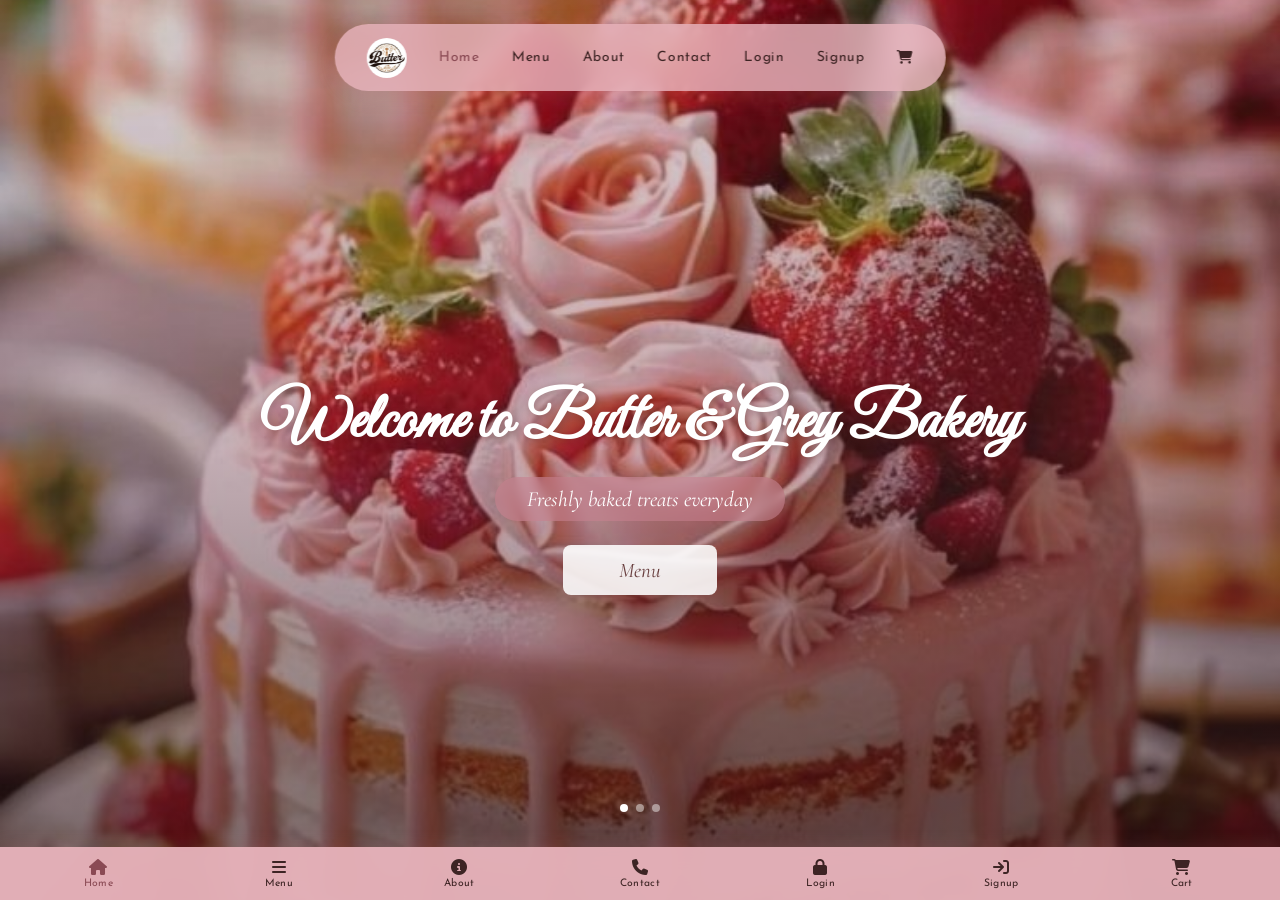
<file: index.html>
<!DOCTYPE html>
<html lang="en">
<head>
  <meta charset="UTF-8" />
  <meta name="viewport" content="width=device-width, initial-scale=1.0" />
  <title>Butter &amp; Grey Bakery</title>
  <link rel="stylesheet" href="css/style.css" />
  <link rel="stylesheet" href="https://cdnjs.cloudflare.com/ajax/libs/font-awesome/6.5.0/css/all.min.css" />
</head>
<body class="page-home">

  <!-- radio inputs drive the CSS-only carousel; must be before .hero in DOM -->
  <input type="radio" class="slide-input" name="slide" id="slide1" checked />
  <input type="radio" class="slide-input" name="slide" id="slide2" />
  <input type="radio" class="slide-input" name="slide" id="slide3" />

  <!-- checkbox drives the mobile nav overlay -->
  <input type="checkbox" class="nav-toggle" id="nav-toggle" />
  <label for="nav-toggle" class="nav-open-btn" aria-label="Open navigation">
    <i class="fa-solid fa-bars"></i>
  </label>

  <nav class="mobile-nav">
    <label for="nav-toggle" class="nav-close-btn" aria-label="Close navigation">
      <i class="fa-solid fa-xmark"></i>
    </label>
    <a href="index.html">Home</a>
    <a href="html/menu.html">Menu</a>
    <a href="html/about.html">About</a>
    <a href="html/contact.html">Contact</a>
    <a href="html/login.html">Login</a>
    <a href="html/signup.html">signup</a>
    <a href="html/shop.html"><i class="fa-solid fa-cart-shopping"></i> Cart</a>
  </nav>

  <section class="hero" id="hero">

    <div class="hero-slides">
      <img class="hero-slide" src="img/tower_cake.jpeg"   alt="Layered tower cake" />
      <img class="hero-slide" src="img/crossaint2.jpeg"   alt="Fresh croissants"   />
      <img class="hero-slide" src="img/whole_cake.jpeg"   alt="Whole celebration cake" />
    </div>

    <div class="hero-overlay"></div>

    <nav class="navbar">
      <a href="index.html" class="navbar-logo" aria-label="Butter &amp; Grey home">
        <img src="img/logo.jpeg" alt="" class="nav-logo-img" />
      </a>
      <a href="index.html" class="active">Home</a>
      <a href="html/menu.html">Menu</a>
      <a href="html/about.html">About</a>
      <a href="html/contact.html">Contact</a>
      <a href="html/login.html">Login</a>
       <a href="html/signup.html">Signup</a>
      <a href="html/shop.html" aria-label="Cart"><i class="fa-solid fa-cart-shopping"></i></a>
    </nav>

    <div class="hero-body">
      <h1 class="script">Welcome to Butter &amp; Grey Bakery</h1>
      <div class="hero-tagline">
        <p>Freshly baked treats everyday</p>
      </div>
      <a href="html/menu.html" class="hero-cta">Menu</a>
    </div>

    <div class="slide-dots">
      <label for="slide1" class="slide-dot"></label>
      <label for="slide2" class="slide-dot"></label>
      <label for="slide3" class="slide-dot"></label>
    </div>

  </section>

  <nav class="tab-bar" aria-label="Quick navigation">
    <a href="index.html" class="active"><i class="fa-solid fa-house"></i><span>Home</span></a>
    <a href="html/menu.html"><i class="fa-solid fa-bars"></i><span>Menu</span></a>
     <a href="html/about.html"><i class="fa-solid fa-circle-info"></i><span>About</span></a>
    <a href="html/contact.html"><i class="fa-solid fa-phone"></i><span>Contact</span></a>
    <a href="html/login.html"><i class="fa-solid fa-lock"></i><span>Login</span></a>
     <a href="html/signup.html"><i class="fa-solid fa-arrow-right-to-bracket"></i><span>Signup</span></a>
    <a href="html/shop.html"><i class="fa-solid fa-cart-shopping"></i><span>Cart</span></a>
  </nav>
</body>
</html>
</file>
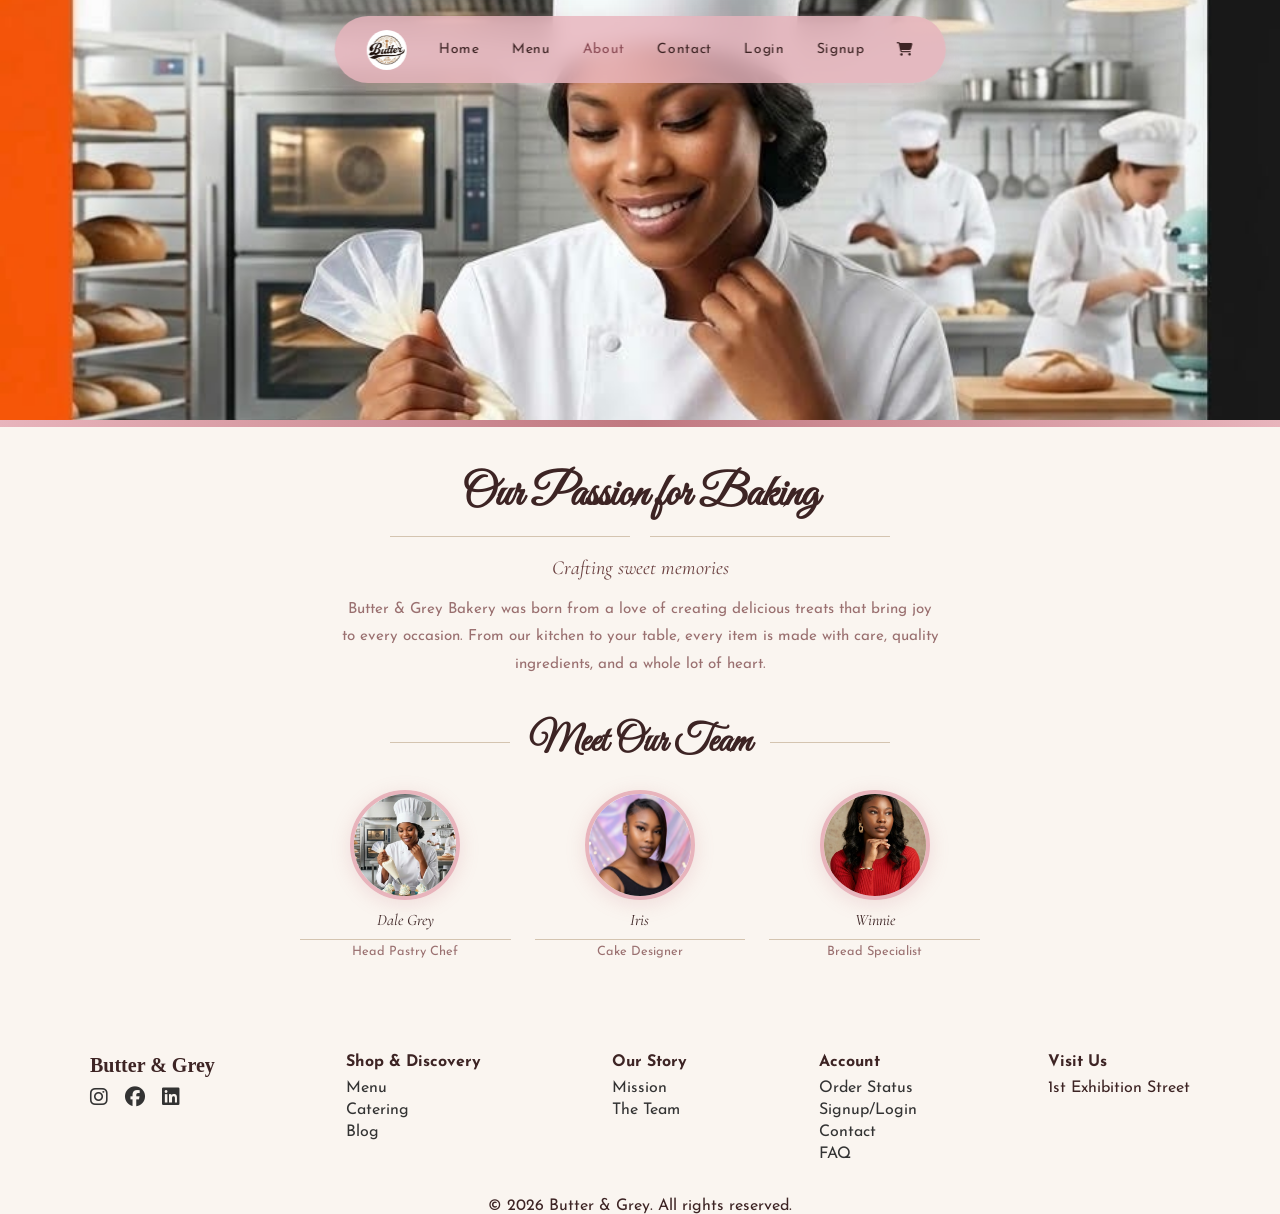
<file: html/about.html>
<!DOCTYPE html>
<html lang="en">
<head>
  <meta charset="UTF-8" />
  <meta name="viewport" content="width=device-width, initial-scale=1.0" />
  <title>About — Butter &amp; Grey Bakery</title>
  <link rel="stylesheet" href="../css/style.css" />
  <link rel="stylesheet" href="https://cdnjs.cloudflare.com/ajax/libs/font-awesome/6.5.0/css/all.min.css" />
</head>
<body class="page-about">

  <input type="checkbox" class="nav-toggle" id="nav-toggle" />
  <label for="nav-toggle" class="nav-open-btn" aria-label="Open navigation">
    <i class="fa-solid fa-bars"></i>
  </label>

  <nav class="mobile-nav">
    <label for="nav-toggle" class="nav-close-btn"><i class="fa-solid fa-xmark"></i></label>
    <a href="../index.html">Home</a>
    <a href="menu.html">Menu</a>
    <a href="about.html" class="active">About</a>
    <a href="contact.html">Contact</a>
    <a href="login.html">Login</a>
    <a href="signup.html">Signup</a>
    <a href="shop.html"><i class="fa-solid fa-cart-shopping"></i> Cart</a>
  </nav>

  <div class="bakery-hero">
    <img src="../img/chef.jpeg" alt="Our bakers at work in the kitchen" />
  </div>

  <div class="hero-stripe"></div>

  <nav class="navbar navbar--fixed" aria-label="Site navigation">
    <a href="../index.html" class="navbar-logo" aria-label="Home">
      <img src="../img/logo.jpeg" alt="" class="nav-logo-img" />
    </a>
    <a href="../index.html">Home</a>
    <a href="menu.html">Menu</a>
    <a href="about.html" class="active">About</a>
    <a href="contact.html">Contact</a>
    <a href="login.html">Login</a>
    <a href="Signup.html">Signup</a>
    <a href="shop.html" aria-label="Cart"><i class="fa-solid fa-cart-shopping"></i></a>
  </nav>

  <div class="about-body">

    <h2 class="section-heading">Our Passion for Baking</h2>
    <div class="ruled-heading"></div>
    <p class="tagline">Crafting sweet memories</p>
    <p class="about-blurb">
      Butter &amp; Grey Bakery was born from a love of creating delicious treats
      that bring joy to every occasion. From our kitchen to your table, every item
      is made with care, quality ingredients, and a whole lot of heart.
    </p>

    <div class="ruled-heading">
      <h2 class="team-heading">Meet Our Team</h2>
    </div>

    <div class="team-grid">
      <div class="team-member">
        <img class="team-photo" src="../img/chef.jpeg"   alt="Dela Grey" />
        <span class="team-name">Dale Grey</span>
        <span class="team-role">Head Pastry Chef</span>
      </div>
      <div class="team-member">
        <img class="team-photo" src="../img/image1.jpeg" alt="Iris" />
        <span class="team-name">Iris</span>
        <span class="team-role">Cake Designer</span>
      </div>
      <div class="team-member">
        <img class="team-photo" src="../img/image2.jpeg" alt="Winnie" />
        <span class="team-name">Winnie</span>
        <span class="team-role">Bread Specialist</span>
      </div>
    </div>

  </div>

  <div class="footer-container">


    <!-- Brand & Socials -->

    <div class="footer-section">

      <h2 class="logo">Butter & Grey</h2>

      <div class="socials">

        <i class="fab fa-instagram"></i>

        <i class="fab fa-facebook"></i>

        <i class="fab fa-linkedin"></i>

      </div>

    </div>



    <!-- Shop & Discovery -->

    <div class="footer-section">

      <h3>Shop & Discovery</h3>

      <ul>

        <li><a href="#">Menu</a></li>

        <li><a href="#">Catering</a></li>

        <li><a href="#">Blog</a></li>

      </ul>

    </div>



    <!-- About -->

    <div class="footer-section">

      <h3>Our Story</h3>

      <ul>

        <li><a href="#">Mission</a></li>

        <li><a href="#">The Team</a></li>

      </ul>

    </div>


    <!-- Account -->

    <div class="footer-section">

      <h3>Account</h3>

      <ul>

        <li><a href="#">Order Status</a></li>

        <li><a href="#">Signup/Login</a></li>

        <li><a href="#">Contact</a></li>

        <li><a href="#">FAQ</a></li>

      </ul>

    </div>


    <!-- Location -->

    <div class="footer-section">

      <h3>Visit Us</h3>

      <p>1st Exhibition Street</p>

    </div>


  </div>


  <div class="copyright">

    <p>© 2026 Butter & Grey. All rights reserved.</p>

  </div>

</footer>

</body>
</html>
</file>
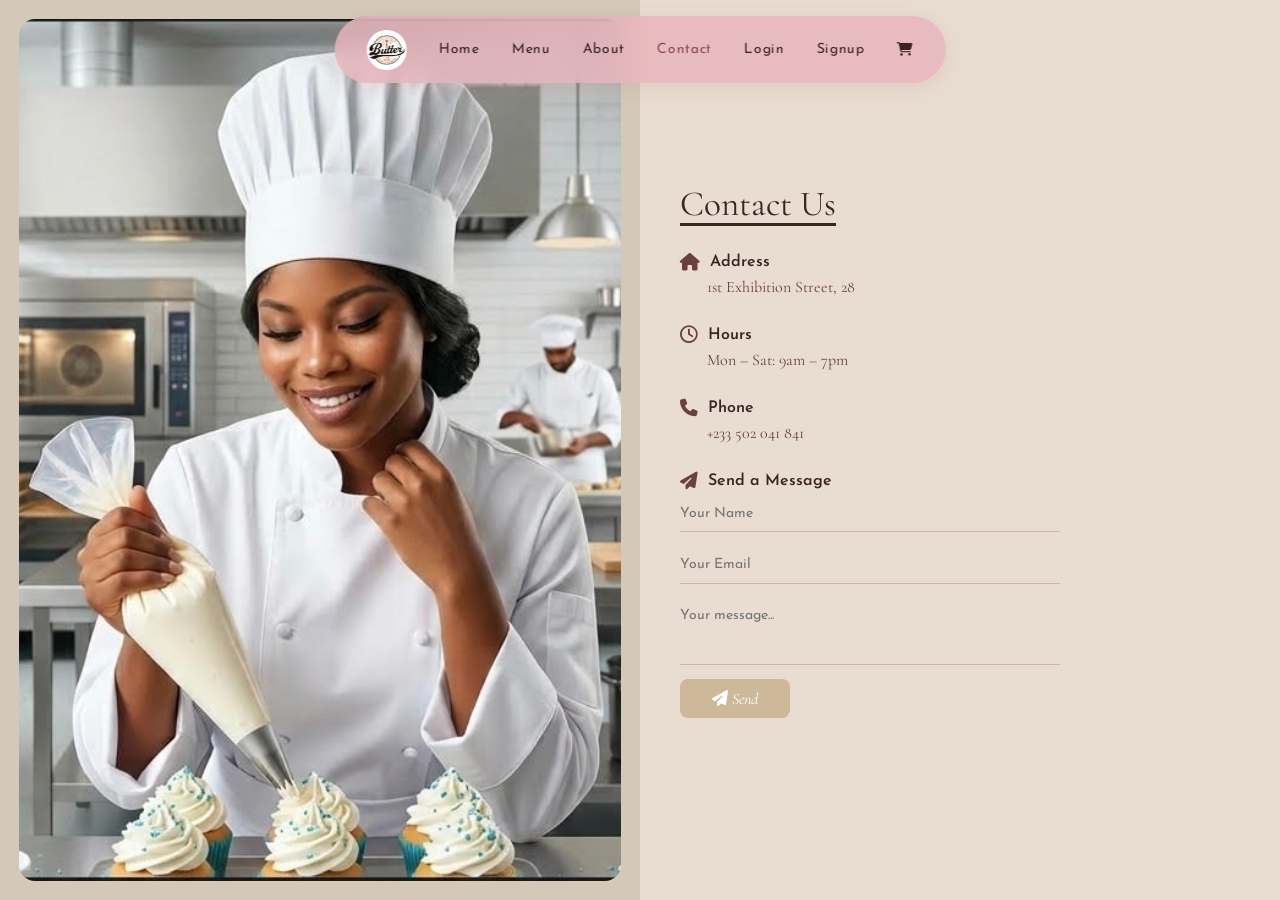
<file: html/contact.html>
<!DOCTYPE html>
<html lang="en">
<head>
  <meta charset="UTF-8" />
  <meta name="viewport" content="width=device-width, initial-scale=1.0" />
  <title>Contact — Butter &amp; Grey Bakery</title>
  <link rel="stylesheet" href="../css/style.css" />
  <link rel="stylesheet" href="https://cdnjs.cloudflare.com/ajax/libs/font-awesome/6.5.0/css/all.min.css" />
</head>
<body class="page-contact">

  <input type="checkbox" class="nav-toggle" id="nav-toggle" />
  <label for="nav-toggle" class="nav-open-btn" aria-label="Open navigation">
    <i class="fa-solid fa-bars"></i>
  </label>

  <nav class="mobile-nav">
    <label for="nav-toggle" class="nav-close-btn"><i class="fa-solid fa-xmark"></i></label>
    <a href="../index.html">Home</a>
    <a href="menu.html">Menu</a>
    <a href="about.html">About</a>
    <a href="contact.html" class="active">Contact</a>
    <a href="login.html">Login</a>
    <a href="signup.html">Signup</a>
    <a href="shop.html"><i class="fa-solid fa-cart-shopping"></i> Cart</a>
  </nav>

  <nav class="navbar navbar--fixed" aria-label="Site navigation">
    <a href="../index.html" class="navbar-logo" aria-label="Home">
      <img src="../img/logo.jpeg" alt="" class="nav-logo-img" />
    </a>
    <a href="../index.html">Home</a>
    <a href="menu.html">Menu</a>
    <a href="about.html">About</a>
    <a href="contact.html" class="active">Contact</a>
    <a href="login.html">Login</a>
    <a href="signup.html">Signup</a>
    <a href="shop.html" aria-label="Cart"><i class="fa-solid fa-cart-shopping"></i></a>
  </nav>

  <div class="split-layout">

    <div class="split-photo" style="background: #d4c9b8;">
      <img src="../img/chef.jpeg" alt="Baker with cupcakes" />
    </div>

    <div class="contact-panel">
      <h2>Contact Us</h2>

      <div class="contact-detail">
        <div class="row"><i class="fa-solid fa-house"></i><span>Address</span></div>
        <p class="info">1st Exhibition Street, 28</p>
      </div>

      <div class="contact-detail">
        <div class="row"><i class="fa-regular fa-clock"></i><span>Hours</span></div>
        <p class="info">Mon &ndash; Sat: 9am &ndash; 7pm</p>
      </div>

      <div class="contact-detail">
        <div class="row"><i class="fa-solid fa-phone"></i><span>Phone</span></div>
        <p class="info">+233 502 041 841</p>
      </div>

      <div class="contact-detail">
        <div class="row"><i class="fa-solid fa-paper-plane"></i><span>Send a Message</span></div>
        <form class="contact-form">
          <input type="text"  id="contact-name"    name="name"    placeholder="Your Name" />
          <input type="email" id="contact-email"   name="email"   placeholder="Your Email" />
          <textarea           id="contact-message" name="message" rows="3" placeholder="Your message..."></textarea>
          <button type="submit" class="btn-send">
            <i class="fa-solid fa-paper-plane"></i> Send
          </button>
        </form>
      </div>

    </div>
  </div>

</body>
</html>
</file>
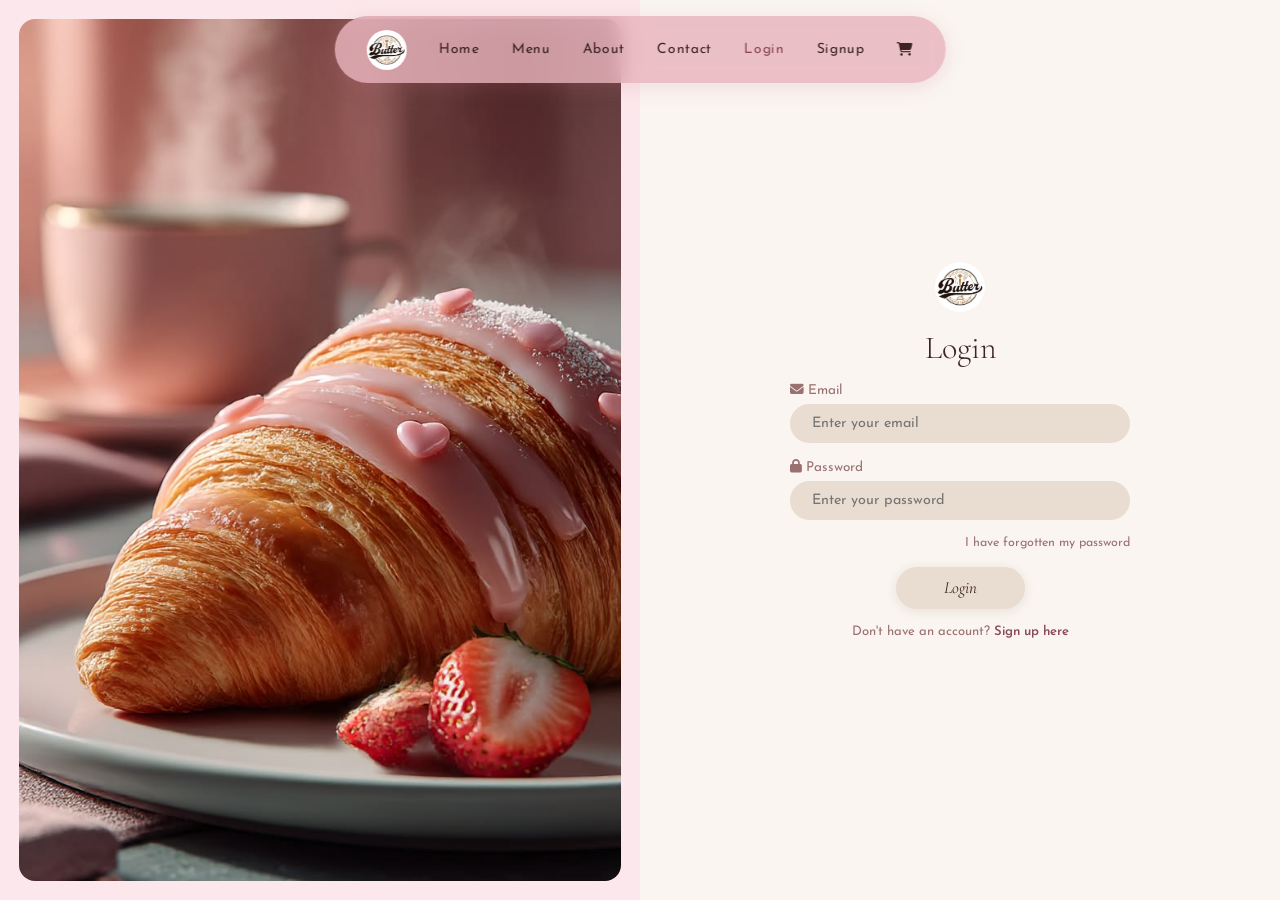
<file: html/login.html>
<!DOCTYPE html>
<html lang="en">
<head>
  <meta charset="UTF-8" />
  <meta name="viewport" content="width=device-width, initial-scale=1.0" />
  <title>Login — Butter &amp; Grey Bakery</title>
  <link rel="stylesheet" href="../css/style.css" />
  <link rel="stylesheet" href="https://cdnjs.cloudflare.com/ajax/libs/font-awesome/6.5.0/css/all.min.css" />
</head>
<body class="page-login">

  <input type="checkbox" class="nav-toggle" id="nav-toggle" />
  <label for="nav-toggle" class="nav-open-btn" aria-label="Open navigation">
    <i class="fa-solid fa-bars"></i>
  </label>

  <nav class="mobile-nav">
    <label for="nav-toggle" class="nav-close-btn"><i class="fa-solid fa-xmark"></i></label>
    <a href="../index.html">Home</a>
    <a href="menu.html">Menu</a>
    <a href="about.html">About</a>
    <a href="contact.html">Contact</a>
    <a href="login.html" class="active">Login</a>
    <a href="signup.html">Signup</a>
    <a href="shop.html"><i class="fa-solid fa-cart-shopping"></i> Cart</a>
  </nav>

  <nav class="navbar navbar--fixed" aria-label="Site navigation">
    <a href="../index.html" class="navbar-logo" aria-label="Home">
      <img src="../img/logo.jpeg" alt="" class="nav-logo-img" />
    </a>
    <a href="../index.html">Home</a>
    <a href="menu.html">Menu</a>
    <a href="about.html">About</a>
    <a href="contact.html">Contact</a>
    <a href="login.html" class="active">Login</a>
    <a href="signup.html">Signup</a>
    <a href="shop.html" aria-label="Cart"><i class="fa-solid fa-cart-shopping"></i></a>
  </nav>

  <div class="split-layout">

    <div class="split-photo">
      <img src="../img/croissant_with_strawberry.jpeg" alt="Pink glazed croissant with strawberries" />
    </div>

    <div class="split-form auth-panel">
      <a href="../index.html">
        <img src="../img/logo.jpeg" alt="Butter &amp; Grey Bakery" class="auth-logo-img" />
      </a>

      <h2>Login</h2>

      <!-- action redirects to home on submit (no JS backend) -->
      <form class="auth-form auth-form--centered" action="../index.html" method="get">
        <div class="field">
          <label for="email"><i class="fa-solid fa-envelope"></i> Email</label>
          <input type="email" id="email" name="email" class="rounded"
                 placeholder="Enter your email" required />
        </div>
        <div class="field">
          <label for="password"><i class="fa-solid fa-lock"></i> Password</label>
          <input type="password" id="password" name="password" class="rounded"
                 placeholder="Enter your password" required />
        </div>
        <span class="forgot-link">I have forgotten my password</span>
        <button type="submit" class="btn-login">Login</button>
      </form>

      <p class="auth-switch">Don't have an account? <a href="signup.html">Sign up here</a></p>
    </div>

  </div>

</body>
</html>
</file>
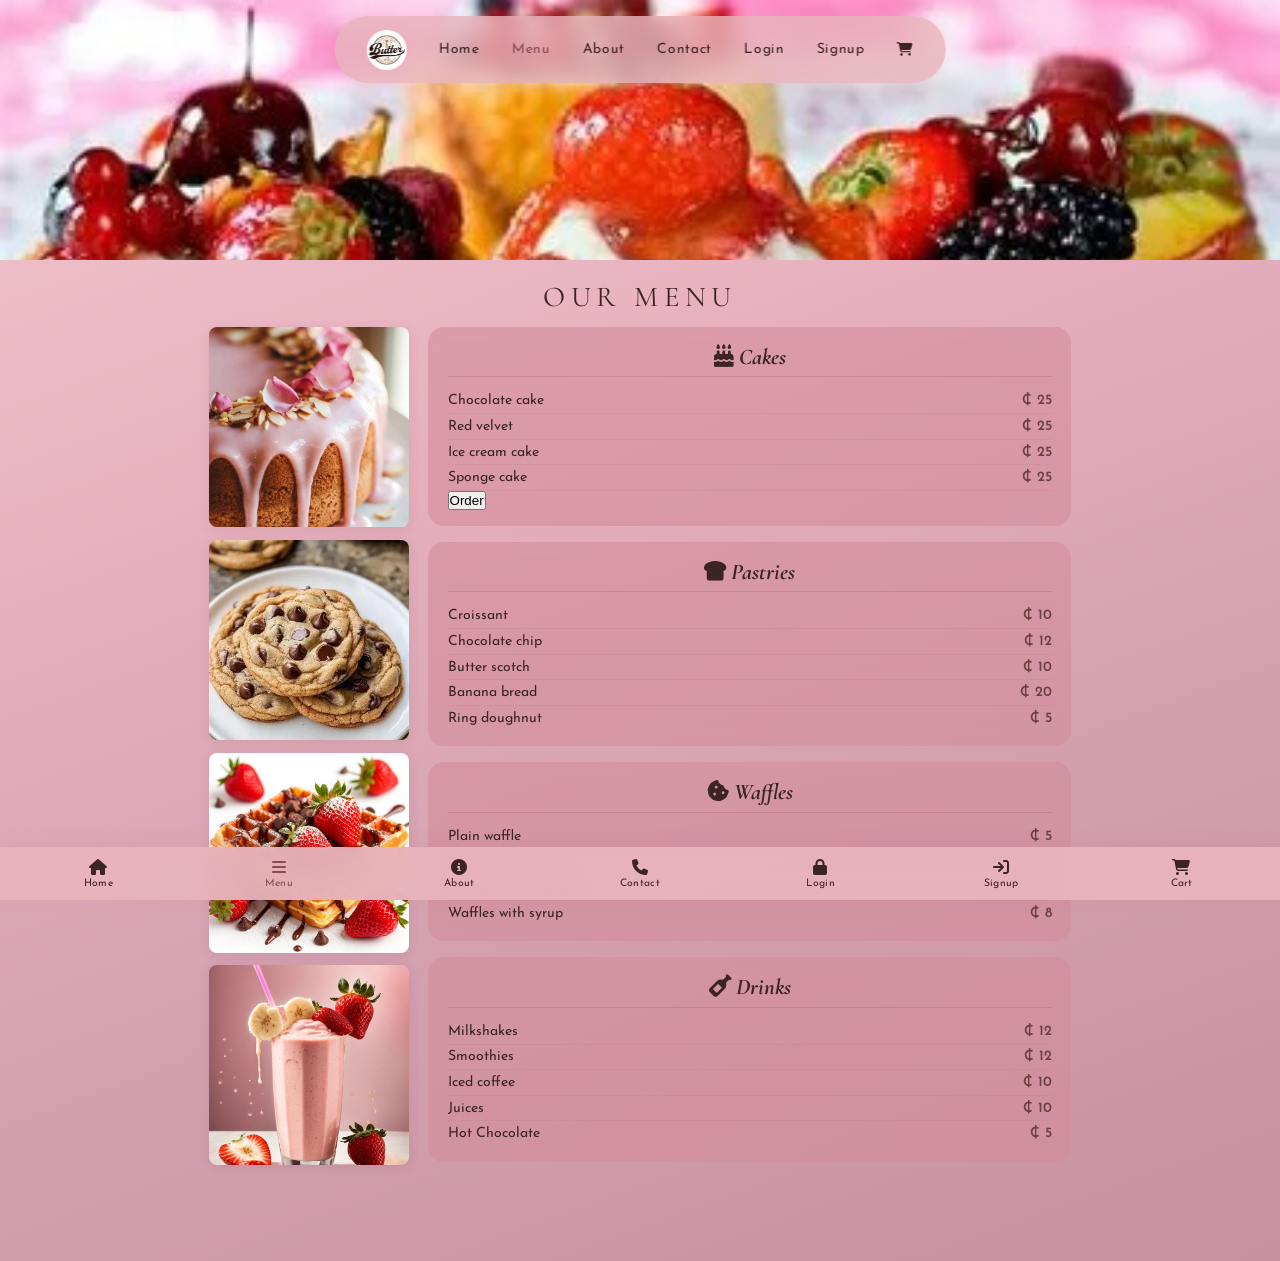
<file: html/menu.html>
<!DOCTYPE html>
<html lang="en">
<head>
  <meta charset="UTF-8" />
  <meta name="viewport" content="width=device-width, initial-scale=1.0" />
  <title>Menu — Butter &amp; Grey Bakery</title>
  <link rel="stylesheet" href="../css/style.css" />
  <link rel="stylesheet" href="https://cdnjs.cloudflare.com/ajax/libs/font-awesome/6.5.0/css/all.min.css" />
</head>
<body class="page-menu">

  <input type="checkbox" class="nav-toggle" id="nav-toggle" />
  <label for="nav-toggle" class="nav-open-btn" aria-label="Open navigation">
    <i class="fa-solid fa-bars"></i>
  </label>

  <nav class="mobile-nav">
    <label for="nav-toggle" class="nav-close-btn"><i class="fa-solid fa-xmark"></i></label>
    <a href="../index.html">Home</a>
    <a href="menu.html" class="active">Menu</a>
    <a href="about.html">About</a>
    <a href="contact.html">Contact</a>
    <a href="login.html">Login</a>
    <a href="signup.html">Signup</a>
    <a href="shop.html"><i class="fa-solid fa-cart-shopping"></i> Cart</a>
  </nav>

  <div class="menu-banner">
    <img src="../img/pancakes.jpeg" alt="Stack of pancakes" />
  </div>

  <nav class="navbar navbar--fixed" aria-label="Site navigation">
    <a href="../index.html" class="navbar-logo" aria-label="Home">
      <img src="../img/logo.jpeg" alt="" class="nav-logo-img" />
    </a>
    <a href="../index.html">Home</a>
    <a href="menu.html" class="active">Menu</a>
    <a href="about.html">About</a>
    <a href="contact.html">Contact</a>
    <a href="login.html">Login</a>
    <a href="signup.html">Signup</a>
    <a href="shop.html" aria-label="Cart"><i class="fa-solid fa-cart-shopping"></i></a>
  </nav>

  <h2 class="menu-title">Our Menu</h2>

  <div class="menu-layout">

    <div class="menu-photos">
      <img src="../img/whole_cake.jpeg" alt="Cakes"    />
      <img src="../img/cookies_on_plate.jpeg" alt="Cookies"    />
      <img src="../img/waffles.jpeg"        alt="Waffles" />
      <img src="../img/Healthy-strawberry-milkshake.jpg"  alt="drinks" />
    </div>

    <div class="menu-sections">

      <div class="menu-section">
        <h3><i class="fa-solid fa-cake-candles"></i> Cakes</h3>
        <div class="menu-row"><span>Chocolate cake</span>  <span class="price">₵ 25</span></div>
        <div class="menu-row"><span>Red velvet</span>      <span class="price">₵ 25</span></div>
        <div class="menu-row"><span>Ice cream cake</span>  <span class="price">₵ 25</span></div>
        <div class="menu-row"><span>Sponge cake</span>     <span class="price">₵ 25</span></div>
        <button onclick="orderitem(Cakes)">Order</button>
      </div>

      <div class="menu-section">
        <h3><i class="fa-solid fa-bread-slice"></i> Pastries</h3>
        <div class="menu-row"><span>Croissant</span>      <span class="price">₵ 10</span></div>
        <div class="menu-row"><span>Chocolate chip</span> <span class="price">₵ 12</span></div>
        <div class="menu-row"><span>Butter scotch</span>  <span class="price">₵ 10</span></div>
        <div class="menu-row"><span>Banana bread</span>   <span class="price">₵ 20</span></div>
        <div class="menu-row"><span>Ring doughnut</span>  <span class="price">₵ 5</span></div>
      </div>

      <div class="menu-section">
<h3><i class="fa-solid fa-cookie-bite"></i> Waffles</h3>
<div class="menu-row"><span>Plain waffle</span> <span class="price">₵ 5</span></div>
<div class="menu-row"><span>Waffles with cream</span> <span class="price">₵ 10</span></div>
<div class="menu-row"><span>Pancakes with syrup</span> <span class="price">₵ 7</span></div>
<div class="menu-row"><span>Waffles with syrup</span> <span class="price">₵ 8</span></div>
</div>


      
  <div class="menu-section">
        <h3><i class="fa-solid fa-wine-bottle"></i> Drinks</h3>
        <div class="menu-row"><span>Milkshakes</span> <span class="price">₵ 12</span></div>
        <div class="menu-row"><span>Smoothies</span> <span class="price">₵ 12</span></div>
        <div class="menu-row"><span>Iced coffee</span>  <span class="price">₵ 10</span></div>
        <div class="menu-row"><span>Juices</span>   <span class="price">₵ 10</span></div>
        <div class="menu-row"><span>Hot Chocolate</span>  <span class="price">₵ 5</span></div>
      </div>
      
 
    </div>
  </div>

  <nav class="tab-bar" aria-label="Quick navigation">
    <a href="../index.html"><i class="fa-solid fa-house"></i><span>Home</span></a>
    <a href="menu.html" class="active"><i class="fa-solid fa-bars"></i><span>Menu</span></a>
    <a href="html/about.html"><i class="fa-solid fa-circle-info"></i><span>About</span></a>
    <a href="contact.html"><i class="fa-solid fa-phone"></i><span>Contact</span></a>
    <a href="login.html"><i class="fa-solid fa-lock"></i><span>Login</span></a>
    <a href="html/signup.html"><i class="fa-solid fa-arrow-right-to-bracket"></i><span>Signup</span></a>
    <a href="shop.html"><i class="fa-solid fa-cart-shopping"></i><span>Cart</span></a>
  </nav>

</body>
</html>
</file>
<file: css/style.css>
/* Butter & Grey Bakery — main stylesheet */

@import url('https://fonts.googleapis.com/css2?family=Great+Vibes&family=Cormorant+Garamond:ital,wght@0,300;0,400;0,600;1,300;1,400&family=Josefin+Sans:wght@300;400;600&display=swap');

:root {
  /* brand accent — the dusky rose running through the whole site */
  --accent-wash:    #fce8ec;  /* backgrounds, hover fills */
  --accent-muted:   #e8b4bc;  /* nav pill, cards, subtle UI */
  --accent:         #d4909a;  /* borders, dividers */
  --accent-strong:  #c07880;  /* hover states */
  --accent-ink:     #8a4a54;  /* active links, focus rings */

  /* neutrals */
  --bg:             #faf5f0;  /* page background */
  --surface-light:  #f2ebe0;
  --surface:        #e8ddd0;  /* input fills, card backgrounds */
  --surface-dark:   #d4c4b0;  /* hover on surfaces */
  --warm-tan:       #cdb99a;  /* send button, accents */

  /* text */
  --text:           #3d2424;  /* body copy */
  --text-secondary: #6a4040;
  --text-muted:     #9a7070;  /* placeholders, helper text */

  --white: #ffffff;

  --shadow-accent: 0 4px 20px rgba(200, 120, 130, 0.2);
  --shadow-soft:   0 2px 12px rgba(80, 40, 40, 0.1);

  --r-card: 16px;
  --r-btn:  8px;
  --r-pill: 50px;
}

*, *::before, *::after { margin: 0; padding: 0; box-sizing: border-box; }
html  { scroll-behavior: smooth; }
body  { font-family: 'Josefin Sans', sans-serif; color: var(--text); background: var(--bg); min-height: 100vh; overflow-x: hidden; }
img   { max-width: 100%; display: block; }
a     { text-decoration: none; color: inherit; }

h1.script {
  font-family: 'Great Vibes', cursive;
  font-size: clamp(1.8rem, 7vw, 4rem);
  color: var(--white);
  text-shadow: 1px 2px 8px rgba(80,30,30,0.4);
  line-height: 1.2;
}

/* mobile nav — hidden checkbox drives the overlay open/close state */
.nav-toggle  { display: none; }

.nav-open-btn {
  display: none;
  position: fixed;
  top: 1rem;
  right: 1rem;
  z-index: 200;
  background: rgba(232, 180, 188, 0.92);
  border-radius: 50%;
  width: 44px;
  height: 44px;
  align-items: center;
  justify-content: center;
  cursor: pointer;
  font-size: 1.1rem;
  color: var(--text);
  box-shadow: var(--shadow-accent);
}

.mobile-nav {
  display: none;
  position: fixed;
  inset: 0;
  background: rgba(252, 232, 236, 0.97);
  backdrop-filter: blur(12px);
  z-index: 150;
  flex-direction: column;
  justify-content: center;
  align-items: center;
  gap: 2.5rem;
}

.nav-toggle:checked ~ .mobile-nav { display: flex; }

.nav-close-btn {
  position: absolute;
  top: 1.2rem;
  right: 1.2rem;
  font-size: 1.5rem;
  color: var(--text);
  cursor: pointer;
}

.mobile-nav a {
  font-family: 'Cormorant Garamond', serif;
  font-size: 2rem;
  font-style: italic;
  color: var(--text);
  transition: color 0.2s;
}

.mobile-nav a:hover { color: var(--accent-ink); }

/* desktop pill navbar */
.navbar {
  display: flex;
  justify-content: center;
  align-items: center;
  gap: 2rem;
  padding: 0.85rem 2rem;
  background: rgba(232, 180, 188, 0.82);
  backdrop-filter: blur(10px);
  -webkit-backdrop-filter: blur(10px);
  border-radius: var(--r-pill);
  width: fit-content;
  max-width: 90%;
  position: absolute;
  top: 0;
  left: 50%;
  transform: translateX(-50%);
  margin-top: 1.5rem;
  z-index: 100;
  box-shadow: var(--shadow-accent);
}

.navbar--fixed {
  position: fixed;
  top: 1rem;
  margin-top: 0;
}

.navbar a {
  color: var(--text);
  font-size: 0.88rem;
  letter-spacing: 0.05em;
  white-space: nowrap;
  transition: color 0.2s;
}

.navbar a:hover,
.navbar a.active { color: var(--accent-ink); }

.nav-logo-img {
  height: 40px;
  width: auto;
  border-radius: 50%;
  object-fit: cover;
}

/* bottom tab bar */
.tab-bar {
  display: flex;
  justify-content: space-around;
  align-items: center;
  padding: 0.7rem 0.5rem;
  background: rgba(232, 180, 188, 0.95);
  backdrop-filter: blur(10px);
  position: fixed;
  bottom: 0;
  left: 0;
  right: 0;
  z-index: 100;
  box-shadow: 0 -2px 15px rgba(200, 120, 130, 0.15);
}

.tab-bar a {
  display: flex;
  flex-direction: column;
  align-items: center;
  gap: 0.2rem;
  color: var(--text);
  font-size: 0.65rem;
  letter-spacing: 0.03em;
  transition: color 0.2s;
  min-width: 40px;
}

.tab-bar a i           { font-size: 1rem; }
.tab-bar a:hover,
.tab-bar a.active      { color: var(--accent-ink); }

/* split layout — used by login, signup, contact */
.split-layout {
  display: grid;
  grid-template-columns: 1fr 1fr;
  min-height: 100vh;
}

.split-photo {
  overflow: hidden;
  padding: 1.2rem;
}

.split-photo img {
  width: 100%;
  height: 100%;
  object-fit: cover;
  border-radius: var(--r-card);
}

.split-form {
  display: flex;
  flex-direction: column;
  justify-content: center;
  align-items: center;
  padding: 3rem 3.5rem;
  gap: 1.5rem;
}

/* auth pages (login + signup) */
body.page-login,
body.page-signup {
  overflow: hidden;
}

body.page-login .split-layout,
body.page-signup .split-layout {
  height: 100vh;
  overflow: hidden;
}

body.page-login .split-photo  { background: var(--accent-wash); }
body.page-signup .split-photo { background: #f0ebe0; }

body.page-login .split-photo img,
body.page-signup .split-photo img { height: 100%; }

.auth-panel {
  height: 100%;
  overflow-y: auto;
  padding: 2rem 3rem;
  gap: 1rem;
}

.auth-panel h2 {
  font-family: 'Cormorant Garamond', serif;
  font-size: clamp(1.4rem, 3vw, 2rem);
  font-weight: 300;
  color: var(--text);
}

.auth-logo-img {
  height: 50px;
  width: auto;
  border-radius: 50%;
  object-fit: cover;
}

.auth-form {
  display: flex;
  flex-direction: column;
  gap: 1.1rem;
  width: 100%;
  max-width: 340px;
}

.auth-form--centered { align-items: center; }

.field { width: 100%; }

.field label {
  display: block;
  margin-bottom: 0.4rem;
  font-size: 0.85rem;
  color: var(--text-muted);
}

.field input.underline {
  width: 100%;
  padding: 0.6rem 0;
  border: none;
  border-bottom: 1.5px solid var(--accent);
  background: transparent;
  font-family: 'Josefin Sans', sans-serif;
  font-size: 0.9rem;
  color: var(--text);
  outline: none;
  transition: border-color 0.25s;
}

.field input.underline:focus { border-bottom-color: var(--accent-ink); }

.field input.rounded {
  width: 100%;
  padding: 0.75rem 1.4rem;
  border: none;
  border-radius: var(--r-pill);
  background: var(--surface);
  font-family: 'Josefin Sans', sans-serif;
  font-size: 0.9rem;
  color: var(--text);
  outline: none;
  transition: background 0.25s;
}

.field input.rounded:focus { background: var(--surface-dark); }

.forgot-link {
  font-size: 0.78rem;
  color: var(--text-muted);
  align-self: flex-end;
  cursor: pointer;
  transition: color 0.2s;
}

.forgot-link:hover { color: var(--accent-ink); }

.btn-login {
  background: var(--surface);
  color: var(--text);
  border-radius: var(--r-pill);
  padding: 0.65rem 3rem;
  font-family: 'Cormorant Garamond', serif;
  font-style: italic;
  font-size: 1.05rem;
  border: none;
  cursor: pointer;
  transition: background 0.25s, transform 0.25s;
  box-shadow: var(--shadow-soft);
}

.btn-login:hover { background: var(--surface-dark); transform: translateY(-2px); }

.btn-signup {
  background: #f5f0c0;
  color: var(--text);
  border: none;
  border-radius: var(--r-btn);
  padding: 0.65rem 2.5rem;
  font-family: 'Cormorant Garamond', serif;
  font-style: italic;
  font-size: 1.05rem;
  cursor: pointer;
  transition: background 0.25s, transform 0.25s;
}

.btn-signup:hover { background: #e8e0a0; transform: translateY(-2px); }

.auth-switch { font-size: 0.82rem; color: var(--text-muted); }
.auth-switch a { color: var(--accent-ink); font-weight: 600; }

/* contact page */
body.page-contact { background: var(--surface); }

.contact-panel {
  background: #e8ddd0;
  padding: 3rem 2.5rem;
  display: flex;
  flex-direction: column;
  justify-content: center;
  gap: 1.8rem;
}

.contact-panel h2 {
  font-family: 'Cormorant Garamond', serif;
  font-size: clamp(1.6rem, 4vw, 2.2rem);
  font-weight: 400;
  color: var(--text);
  text-decoration: underline;
  text-underline-offset: 8px;
}

.contact-detail { display: flex; flex-direction: column; gap: 0.4rem; }

.contact-detail .row {
  display: flex;
  align-items: center;
  gap: 0.6rem;
  font-size: 1rem;
  font-weight: 600;
  color: var(--text);
}

.contact-detail .row i { font-size: 1.1rem; color: var(--text-secondary); }

.contact-detail .info {
  font-family: 'Cormorant Garamond', serif;
  font-size: 1rem;
  color: var(--text-secondary);
  padding-left: 1.7rem;
}

.contact-form {
  display: flex;
  flex-direction: column;
  gap: 0.9rem;
  width: 100%;
  max-width: 380px;
}

.contact-form input,
.contact-form textarea {
  width: 100%;
  padding: 0.65rem 0;
  border: none;
  border-bottom: 1.5px solid var(--warm-tan);
  background: transparent;
  font-family: 'Josefin Sans', sans-serif;
  font-size: 0.88rem;
  color: var(--text);
  outline: none;
  resize: none;
  transition: border-color 0.25s;
}

.contact-form input:focus,
.contact-form textarea:focus { border-bottom-color: var(--text-secondary); }

.btn-send {
  align-self: flex-start;
  background: var(--warm-tan);
  color: var(--white);
  border: none;
  border-radius: var(--r-btn);
  padding: 0.6rem 2rem;
  font-family: 'Cormorant Garamond', serif;
  font-style: italic;
  font-size: 1rem;
  cursor: pointer;
  transition: background 0.25s, transform 0.25s;
}

.btn-send:hover { background: var(--text-secondary); transform: translateY(-2px); }

/* about page */
body.page-about { background: var(--bg); }

.bakery-hero {
  width: 100%;
  height: clamp(200px, 45vw, 420px);
  overflow: hidden;
}

.bakery-hero img {
  width: 100%;
  height: 100%;
  object-fit: cover;
  object-position: center 40%;
}

.hero-stripe {
  width: 100%;
  height: 7px;
  background: linear-gradient(to right, var(--accent-muted), var(--accent-strong), var(--accent-muted));
}

.about-body {
  max-width: 800px;
  margin: 0 auto;
  padding: 2.5rem 1.5rem 6rem;
  text-align: center;
}

.section-heading {
  font-family: 'Great Vibes', cursive;
  font-size: clamp(2rem, 6vw, 2.8rem);
  color: var(--text);
  margin-bottom: 0.6rem;
}

/* horizontal rule, optionally with text in the middle */
.ruled-heading {
  display: flex;
  align-items: center;
  gap: 1.2rem;
  margin: 0.8rem auto 1.2rem;
  max-width: 500px;
}

.ruled-heading::before,
.ruled-heading::after {
  content: '';
  flex: 1;
  height: 1px;
  background: var(--surface-dark);
}

.tagline {
  font-family: 'Cormorant Garamond', serif;
  font-size: clamp(1rem, 2.5vw, 1.25rem);
  font-style: italic;
  color: var(--text-secondary);
  margin-bottom: 1rem;
}

.about-blurb {
  font-size: clamp(0.85rem, 2vw, 0.95rem);
  color: var(--text-muted);
  line-height: 1.8;
  max-width: 600px;
  margin: 0 auto 2.5rem;
}

.team-heading {
  font-family: 'Great Vibes', cursive;
  font-size: clamp(1.8rem, 5vw, 2.4rem);
  color: var(--text);
}

.team-grid {
  display: grid;
  grid-template-columns: repeat(3, 1fr);
  gap: 1.5rem;
  max-width: 680px;
  margin: 1.5rem auto 0;
}

.team-member {
  display: flex;
  flex-direction: column;
  align-items: center;
  gap: 0.6rem;
}

.team-photo {
  width: clamp(80px, 20vw, 110px);
  height: clamp(80px, 20vw, 110px);
  border-radius: 50%;
  object-fit: cover;
  border: 4px solid var(--accent-muted);
  box-shadow: var(--shadow-accent);
}

.team-name {
  font-family: 'Cormorant Garamond', serif;
  font-style: italic;
  font-size: clamp(0.9rem, 2vw, 1rem);
  color: var(--text);
}

.team-role {
  font-size: clamp(0.7rem, 1.8vw, 0.8rem);
  color: var(--text-muted);
  border-top: 1px solid var(--surface-dark);
  padding-top: 0.3rem;
  width: 100%;
  text-align: center;
}

/* menu page */
body.page-menu {
  background: linear-gradient(160deg, #f0c8d0 0%, #e8b0be 35%, #d4a0b0 65%, #c890a0 100%);
  min-height: 100vh;
}

.menu-banner {
  width: 100%;
  height: clamp(160px, 35vw, 260px);
  overflow: hidden;
}

.menu-banner img {
  width: 100%;
  height: 100%;
  object-fit: cover;
  object-position: center 30%;
}

.menu-title {
  font-family: 'Cormorant Garamond', serif;
  font-size: clamp(1.2rem, 4vw, 1.8rem);
  font-weight: 400;
  letter-spacing: 0.2em;
  text-transform: uppercase;
  text-align: center;
  color: var(--text);
  padding: 1.2rem 0 0.8rem;
}

.menu-layout {
  display: grid;
  grid-template-columns: 200px 1fr;
  gap: 1.2rem;
  padding: 0 1.2rem 6rem;
  max-width: 900px;
  margin: 0 auto;
}

.menu-photos {
  display: flex;
  flex-direction: column;
  gap: 0.8rem;
}

.menu-photos img {
  width: 100%;
  aspect-ratio: 1;
  object-fit: cover;
  border-radius: var(--r-btn);
  box-shadow: var(--shadow-soft);
}

.menu-sections { display: flex; flex-direction: column; gap: 1rem; }

.menu-section {
  background: rgba(210, 140, 155, 0.6);
  backdrop-filter: blur(6px);
  border-radius: var(--r-card);
  padding: 1rem 1.2rem;
}

.menu-section h3 {
  font-family: 'Cormorant Garamond', serif;
  font-style: italic;
  font-size: clamp(1.1rem, 3vw, 1.4rem);
  color: var(--text);
  text-align: center;
  margin-bottom: 0.7rem;
  border-bottom: 1px solid rgba(180, 100, 110, 0.4);
  padding-bottom: 0.4rem;
}

.menu-row {
  display: flex;
  justify-content: space-between;
  align-items: center;
  padding: 0.3rem 0;
  font-size: clamp(0.78rem, 2vw, 0.88rem);
  color: var(--text);
  border-bottom: 1px dotted rgba(180, 100, 110, 0.25);
}

.menu-row:last-child { border-bottom: none; }

.menu-row .price {
  font-weight: 600;
  color: var(--text-secondary);
  white-space: nowrap;
  margin-left: 0.8rem;
}

/* shop page */
body.page-shop { background: #f5eeea; }

.shop-topbar {
  display: flex;
  align-items: center;
  justify-content: space-between;
  padding: 0.85rem 1.2rem;
  background: var(--bg);
  position: sticky;
  top: 0;
  z-index: 50;
  box-shadow: var(--shadow-soft);
}

.shop-topbar-logo {
  height: 38px;
  width: auto;
  border-radius: 50%;
  object-fit: cover;
}

.search-box {
  display: flex;
  align-items: center;
  background: var(--surface-light);
  border-radius: var(--r-pill);
  padding: 0.4rem 1rem;
  gap: 0.5rem;
  flex: 1;
  max-width: 260px;
  margin: 0 0.8rem;
}

.search-box i { color: var(--text-muted); font-size: 0.8rem; }

.search-box input {
  border: none;
  background: transparent;
  outline: none;
  font-family: 'Josefin Sans', sans-serif;
  font-size: 0.82rem;
  color: var(--text);
  width: 100%;
}

.shop-banner {
  width: 100%;
  height: clamp(160px, 35vw, 280px);
  overflow: hidden;
}

.shop-banner img {
  width: 100%;
  height: 100%;
  object-fit: cover;
  object-position: center 60%;
}

.shop-content {
  padding: 1.5rem 1.2rem 6rem;
  max-width: 1000px;
  margin: 0 auto;
}

.section-label {
  font-size: 0.88rem;
  font-weight: 600;
  letter-spacing: 0.05em;
  color: var(--text-secondary);
  margin-bottom: 0.9rem;
}

.categories-grid {
  display: grid;
  grid-template-columns: repeat(4, 1fr);
  gap: 0.9rem;
  margin-bottom: 2rem;
}

.category-item {
  display: flex;
  flex-direction: column;
  align-items: center;
  gap: 0.4rem;
  cursor: pointer;
}

.category-item img {
  width: 100%;
  aspect-ratio: 1;
  object-fit: cover;
  border-radius: var(--r-btn);
  transition: transform 0.3s;
}

.category-item:hover img { transform: scale(1.05); }

.category-item span {
  font-family: 'Cormorant Garamond', serif;
  font-style: italic;
  font-size: clamp(0.8rem, 2vw, 0.95rem);
  color: var(--text-secondary);
  text-align: center;
}

.bestsellers-heading {
  font-family: 'Great Vibes', cursive;
  font-size: clamp(1.8rem, 5vw, 2.2rem);
  color: var(--text);
  text-align: center;
  margin-bottom: 1.2rem;
}

.products-grid {
  display: grid;
  grid-template-columns: repeat(3, 1fr);
  gap: 1rem;
}

.product-card {
  background: var(--white);
  border-radius: var(--r-card);
  overflow: hidden;
  box-shadow: var(--shadow-soft);
  transition: transform 0.3s, box-shadow 0.3s;
  text-align: center;
}

.product-card:hover {
  transform: translateY(-4px);
  box-shadow: var(--shadow-accent);
}

.product-card img        { width: 100%; height: 160px; object-fit: cover; }
.product-card .card-info { padding: 0.75rem; }

.product-card .item-name {
  font-family: 'Cormorant Garamond', serif;
  font-style: italic;
  font-size: 0.95rem;
  margin-bottom: 0.25rem;
}

.product-card .item-price {
  color: var(--accent-ink);
  font-size: 0.85rem;
  margin-bottom: 0.5rem;
}

.btn-order {
  background: var(--surface-dark);
  color: var(--text);
  border: none;
  border-radius: var(--r-pill);
  padding: 0.35rem 1.1rem;
  font-size: 0.78rem;
  cursor: pointer;
  transition: background 0.25s;
}

.btn-order:hover { background: var(--accent-muted); }

/* home page */
body.page-home { background: #1a0a0a; overflow-x: hidden; }

.hero {
  position: relative;
  width: 100%;
  height: 100vh;
  min-height: 480px;
  overflow: hidden;
  display: flex;
  flex-direction: column;
  align-items: center;
  justify-content: center;
}

.hero-slides { position: absolute; inset: 0; }

/* all slides hidden; :checked sibling selectors below reveal the active one */
.hero-slide {
  position: absolute;
  inset: 0;
  width: 100%;
  height: 100%;
  object-fit: cover;
  opacity: 0;
  transition: opacity 1.2s ease;
}

#slide1:checked ~ .hero .hero-slides .hero-slide:nth-child(1) { opacity: 1; }
#slide2:checked ~ .hero .hero-slides .hero-slide:nth-child(2) { opacity: 1; }
#slide3:checked ~ .hero .hero-slides .hero-slide:nth-child(3) { opacity: 1; }

.hero-overlay {
  position: absolute;
  inset: 0;
  background: linear-gradient(
    to bottom,
    rgba(60, 20, 20, 0.2)  0%,
    rgba(100, 40, 50, 0.35) 50%,
    rgba(40, 15, 15, 0.65)  100%
  );
  z-index: 1;
}

.hero-body {
  position: relative;
  z-index: 10;
  text-align: center;
  display: flex;
  flex-direction: column;
  align-items: center;
  gap: 1rem;
  padding: 0 1.5rem;
  margin-top: 5rem;
  width: 100%;
}

.hero-tagline {
  background: rgba(200, 130, 145, 0.55);
  backdrop-filter: blur(6px);
  border-radius: var(--r-pill);
  padding: 0.55rem 2rem;
}

.hero-tagline p {
  font-family: 'Cormorant Garamond', serif;
  font-style: italic;
  font-size: clamp(0.9rem, 2.5vw, 1.35rem);
  color: var(--white);
}

.hero-cta {
  display: inline-block;
  font-family: 'Cormorant Garamond', serif;
  font-style: italic;
  font-size: clamp(1rem, 3vw, 1.3rem);
  background: rgba(255, 255, 255, 0.88);
  color: var(--text-secondary);
  padding: 0.8rem clamp(2rem, 6vw, 3.5rem);
  border-radius: var(--r-btn);
  margin-top: 0.5rem;
  transition: background 0.25s, transform 0.25s;
}

.hero-cta:hover { background: var(--accent-wash); transform: translateY(-3px); }

.slide-dots {
  position: absolute;
  bottom: 5.5rem;
  left: 50%;
  transform: translateX(-50%);
  z-index: 20;
  display: flex;
  gap: 0.5rem;
}

.slide-dot {
  width: 8px;
  height: 8px;
  border-radius: 50%;
  background: rgba(255, 255, 255, 0.45);
  cursor: pointer;
  display: block;
  transition: background 0.3s;
}

#slide1:checked ~ .hero .slide-dots label[for="slide1"],
#slide2:checked ~ .hero .slide-dots label[for="slide2"],
#slide3:checked ~ .hero .slide-dots label[for="slide3"] { background: var(--white); }

.slide-input { display: none; }

/* responsive */
@media (max-width: 768px) {
  .nav-open-btn { display: flex; }
  .navbar       { display: none; }

  .split-layout {
    grid-template-columns: 1fr;
    min-height: unset;
  }

  .split-photo {
    height: 45vw;
    min-height: 200px;
    max-height: 300px;
  }

  .split-form { padding: 2rem 1.5rem; gap: 1.2rem; }

  body.page-login .split-layout,
  body.page-signup .split-layout { grid-template-columns: 45% 55%; }

  .tab-bar a span { display: none; }
  .tab-bar a i    { font-size: 1.15rem; }
  .tab-bar        { padding: 0.85rem 0.5rem; }
}

@media (max-width: 640px) {
  .menu-layout { grid-template-columns: 1fr; padding: 0 1rem 6rem; }
  .menu-photos {
    flex-direction: row;
    overflow-x: auto;
    gap: 0.7rem;
    padding-bottom: 0.3rem;
    scroll-snap-type: x mandatory;
  }
  .menu-photos img { min-width: 100px; max-width: 120px; scroll-snap-align: start; }
}

@media (max-width: 700px) {
  .categories-grid { grid-template-columns: repeat(2, 1fr); }
  .products-grid   { grid-template-columns: repeat(2, 1fr); }
}

@media (max-width: 600px) {
  .team-grid { grid-template-columns: repeat(2, 1fr); gap: 1rem; }
}

@media (max-width: 480px) {
  body.page-login .split-layout,
  body.page-signup .split-layout { grid-template-columns: 40% 60%; }

  .auth-panel    { padding: 1.2rem 1rem; }
  .auth-panel h2 { font-size: 1.1rem; }

  .split-photo { height: 55vw; }
  .split-form  { padding: 1.5rem 1.1rem; }

  .product-card img { height: 130px; }
}

@media (max-width: 420px) {
  .search-box { max-width: 140px; }
}

@media (max-width: 380px) {
  .team-grid { grid-template-columns: 1fr; }
}
.footer {

  background-color: #f3f3e8;

  padding: 40px 60px;

  font-family: Arial, sans-serif;

  color: #333;

}



.footer-container {

  display: flex;
  justify-content: space-between;
  align-items: flex-start;
  flex-wrap: wrap;
  max-width: 1100px;
  margin:0 auto;


}



.footer-section h3 {

  margin-bottom: 10px;

  font-size: 16px;

}



.footer-section ul {

  list-style: none;

  padding: 0;

}



.footer-section ul li {

  margin-bottom: 6px;

}



.footer-section ul li a {

  text-decoration: none;

  color: #333;

}



.footer-section ul li a:hover {

  text-decoration: underline;

}



.logo {

  font-family: cursive;

  font-size: 20px;

  margin-bottom: 10px;

}



.socials i {

  font-size: 20px;
  margin-right: 12px;
  color: #333;
  transition: 0.3s

}
.visit-us{
  margin-right: 20px;
}

.socials i:hover {
  color: #3c41e7;
}

.footer-bottom {

  margin-top: 40px;

  padding-top: 10px;

}
.copyright{
  text-align: center;
  margin-top: 30px;
}
</file>
